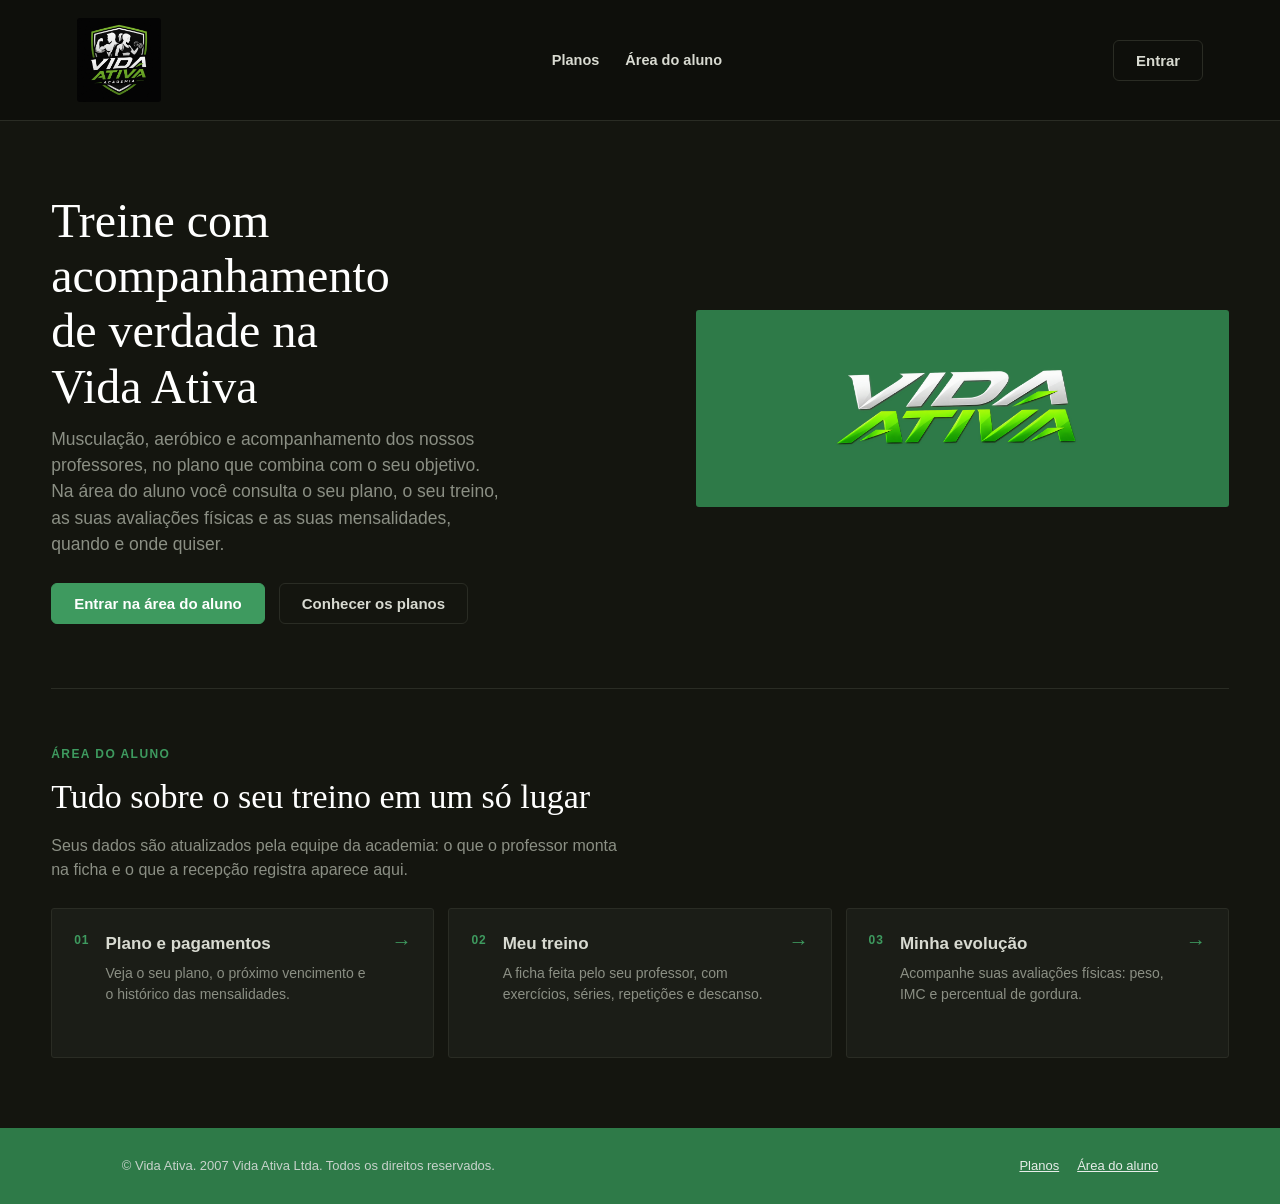
<file: site/index.html>
<!DOCTYPE html>
<html lang="pt-BR">
<head>
    <meta charset="UTF-8">
    <meta name="viewport" content="width=device-width, initial-scale=1.0">
    <meta http-equiv="refresh" content="0; url=pages/home.html">
    <title>Vida Ativa</title>
</head>
<body>
    <p>Redirecionando para a página inicial...</p>
    <script>window.location.replace('pages/home.html');</script>
</body>
</html>
</file>
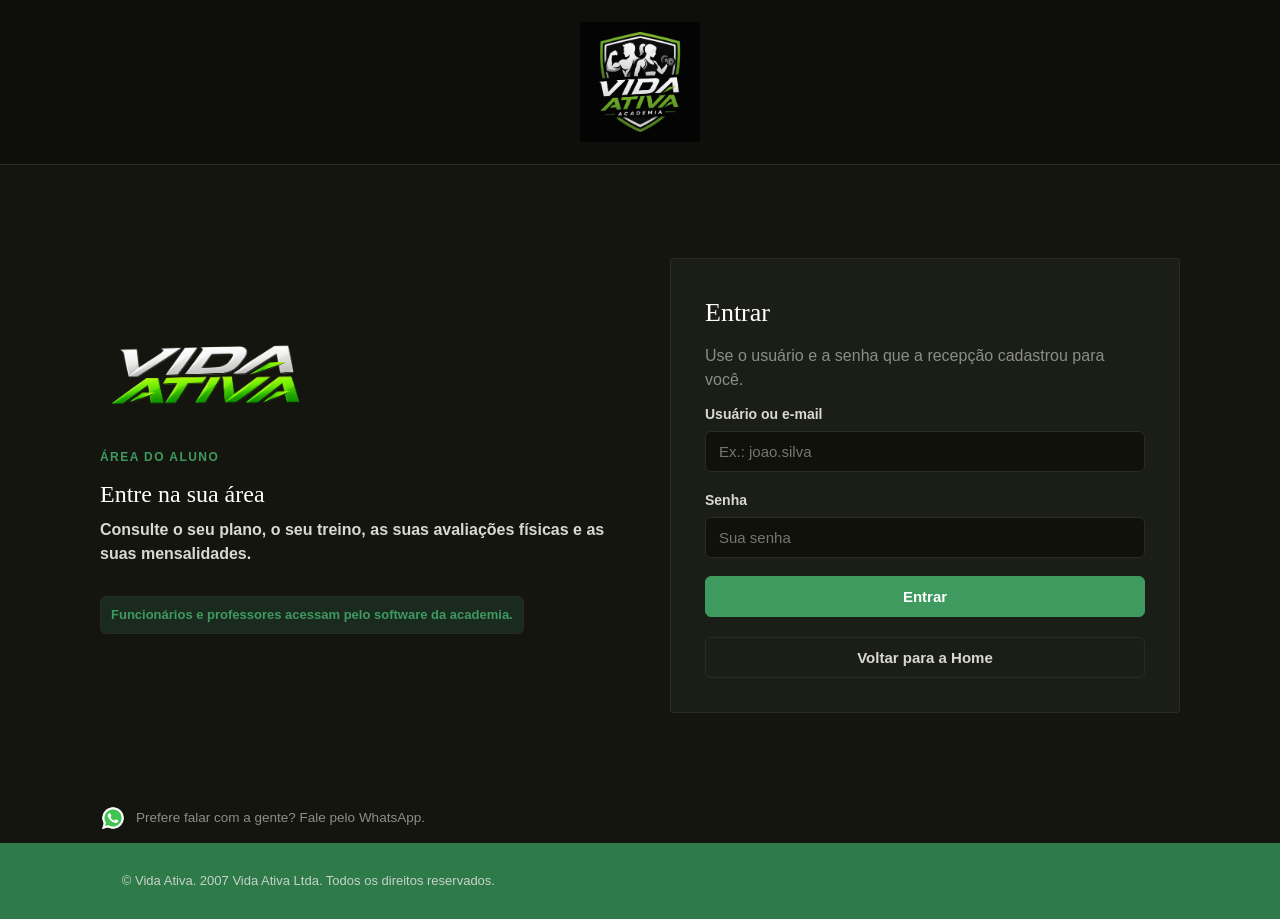
<file: site/pages/aluno.html>
<!DOCTYPE html>
<html lang="pt-BR">
<head>
    <meta charset="UTF-8">
    <meta name="viewport" content="width=device-width, initial-scale=1.0">
    <title>Vida Ativa - Área do Aluno</title>
    <link rel="stylesheet" href="../assets/css/base.css">
    <link rel="stylesheet" href="../assets/css/aluno.css">
    <script src="../assets/js/config.js"></script>
    <script src="../assets/js/api.js"></script>
</head>
<body class="pagina-aluno">
    <header class="topo-aluno">
        <div class="marca-aluno">
            <img src="../assets/img/logo.jpeg" alt="Vida Ativa">
            <span>Área do aluno</span>
        </div>
        <div class="topo-acoes">
            <span id="nomeTopo">Olá!</span>
            <button class="btn-sair-aluno" id="btnSair" type="button">Sair</button>
        </div>
    </header>

    <main class="conteudo-aluno">
        <div class="aviso-erro" id="avisoErro" role="alert" hidden></div>

        <section class="cabecalho-aluno">
            <div>
                <p class="eyebrow">MEU ESPAÇO</p>
                <h1>Olá, <span id="nomeAluno">…</span>!</h1>
                <p>Acompanhe seu plano, seu treino e suas mensalidades na Vida Ativa.</p>
            </div>
            <div class="status-aluno" id="statusAluno">
                <span></span>
                <b id="statusTexto">Carregando…</b>
            </div>
        </section>

        <section class="resumo-aluno">
            <article class="card plano-card">
                <div class="card-topo">
                    <div>
                        <span class="label-card">MEU PLANO</span>
                        <h2 id="nomePlano">…</h2>
                    </div>
                    <span class="icone-card">✓</span>
                </div>
                <div class="dias-restantes">
                    <strong id="diasRestantes">—</strong>
                    <span id="rotuloDias">dias até o vencimento</span>
                </div>
                <div class="barra"><div id="barraPlano"></div></div>
                <div class="datas-plano">
                    <span>Cliente desde: <strong id="dataInicio">—</strong></span>
                    <span>Vencimento: <strong id="dataFim">—</strong></span>
                </div>
            </article>

            <article class="card frequencia-card">
                <span class="label-card">AVALIAÇÃO FÍSICA</span>
                <div class="numero-frequencia">
                    <strong id="imcValor">—</strong>
                    <span>IMC</span>
                </div>
                <p id="avaliacaoResumo">Nenhuma avaliação registrada ainda.</p>
            </article>

            <article class="card proxima-card">
                <span class="label-card">REVISÃO DA FICHA</span>
                <div class="aula-data">
                    <strong id="revisaoDia">—</strong>
                    <span id="revisaoMes"></span>
                </div>
                <div>
                    <h3 id="revisaoTitulo">Sem ficha ativa</h3>
                    <p id="revisaoDetalhe">Fale com o seu professor.</p>
                </div>
            </article>
        </section>

        <section class="grid-principal">
            <article class="painel">
                <div class="painel-header">
                    <div>
                        <h2>Minhas avaliações</h2>
                        <p>Histórico das suas avaliações físicas.</p>
                    </div>
                </div>
                <div class="lista-aulas" id="listaAvaliacoes">
                    <p class="vazio-texto">Carregando…</p>
                </div>
            </article>

            <article class="painel pagamento-painel">
                <div class="painel-header">
                    <div>
                        <h2>Pagamento</h2>
                        <p>Situação da sua mensalidade.</p>
                    </div>
                    <span class="pago" id="chipPagamento">—</span>
                </div>
                <div class="pagamento-info">
                    <span>Próximo vencimento</span>
                    <strong id="pagVencimento">—</strong>
                </div>
                <div class="linha-info">
                    <span>Valor da mensalidade</span>
                    <strong id="pagValor">—</strong>
                </div>
                <div class="linha-info">
                    <span>Forma de pagamento</span>
                    <strong id="pagForma">—</strong>
                </div>
                <a class="btn-principal-aluno" href="pagamento.html">Ver pagamentos</a>
            </article>
        </section>

        <section class="grid-secundario">
            <article class="painel">
                <div class="painel-header">
                    <div>
                        <h2>Meu treino</h2>
                        <p id="treinoSubtitulo">Seu treino atual.</p>
                    </div>
                    <span class="treino-status" id="treinoStatus">—</span>
                </div>
                <div class="treino-lista" id="treinoLista">
                    <p class="vazio-texto">Carregando…</p>
                </div>
                <button class="btn-secundario-aluno" id="btnTreino" type="button" disabled>Ver treino completo</button>
            </article>

            <article class="painel dados-painel">
                <div class="painel-header">
                    <div>
                        <h2>Meus dados</h2>
                        <p>Informações do seu cadastro.</p>
                    </div>
                </div>
                <p class="dados-privados">Seus dados cadastrais ficam protegidos e só aparecem quando você solicitar a visualização.</p>
                <button class="btn-secundario-aluno" id="btnDados" type="button">Visualizar meus dados</button>
                <button class="btn-secundario-aluno" id="btnSenha" type="button">Alterar minha senha</button>
            </article>
        </section>
    </main>

    <div class="modal-backdrop" id="modalTreino" hidden>
        <section class="modal-aluno" role="dialog" aria-modal="true" aria-labelledby="tituloTreino">
            <button class="modal-fechar" type="button" data-fechar="modalTreino" aria-label="Fechar treino">&times;</button>
            <p class="eyebrow">FICHA COMPLETA</p>
            <h2 id="tituloTreino">Treino</h2>
            <p class="modal-intro" id="treinoIntro">Siga a ordem dos exercícios e respeite os intervalos para manter a qualidade do treino.</p>
            <div class="treino-completo" id="treinoCompleto"></div>
        </section>
    </div>

    <div class="modal-backdrop" id="modalDados" hidden>
        <section class="modal-aluno" role="dialog" aria-modal="true" aria-labelledby="tituloDados">
            <button class="modal-fechar" type="button" data-fechar="modalDados" aria-label="Fechar dados">&times;</button>
            <p class="eyebrow">CADASTRO</p>
            <h2 id="tituloDados">Meus dados</h2>
            <div class="dados-grid dados-grid-modal">
                <div><span>Nome</span><strong id="dadoNome">—</strong></div>
                <div><span>E-mail</span><strong id="dadoEmail">—</strong></div>
                <div><span>Telefone</span><strong id="dadoTelefone">—</strong></div>
                <div><span>Plano</span><strong id="dadoPlano">—</strong></div>
                <div><span>Tipo de cliente</span><strong id="dadoTipo">—</strong></div>
                <div><span>Cliente desde</span><strong id="dadoDesde">—</strong></div>
            </div>
            <p class="modal-intro">Para corrigir algum dado, fale com a recepção da academia.</p>
        </section>
    </div>

    <div class="modal-backdrop" id="modalSenha" hidden>
        <section class="modal-aluno" role="dialog" aria-modal="true" aria-labelledby="tituloSenha">
            <button class="modal-fechar" type="button" data-fechar="modalSenha" aria-label="Fechar">&times;</button>
            <p class="eyebrow">SEGURANÇA</p>
            <h2 id="tituloSenha">Alterar senha</h2>
            <form class="form-modal" id="formSenha" novalidate>
                <label>Senha atual<input type="password" id="senhaAtual" autocomplete="current-password" required></label>
                <label>Nova senha (mínimo 6 caracteres)<input type="password" id="novaSenha" autocomplete="new-password" minlength="6" required></label>
                <label>Repita a nova senha<input type="password" id="novaSenha2" autocomplete="new-password" required></label>
                <p class="mensagem-form" id="msgSenha" role="status"></p>
                <button class="btn-principal-aluno" type="submit" id="btnSalvarSenha">Salvar nova senha</button>
            </form>
        </section>
    </div>

    <footer class="rodape">
        <div class="rodape-linhas">
            <p>&copy; Vida Ativa. 2007 Vida Ativa Ltda. Todos os direitos reservados.</p>
        </div>
    </footer>

    <script src="../assets/js/aluno.js"></script>
</body>
</html>
</file>
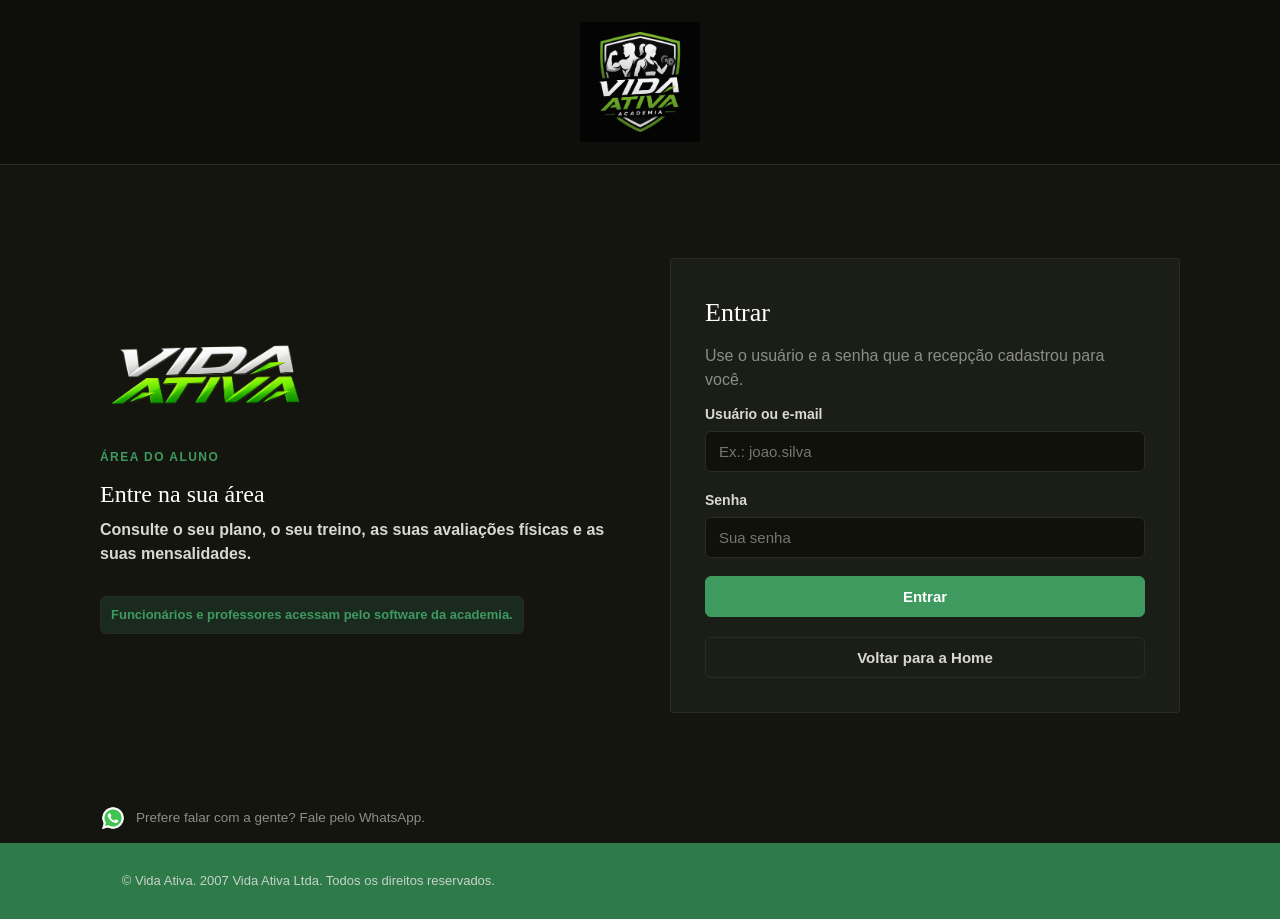
<file: site/pages/checkout-demo.html>
<!DOCTYPE html>
<html lang="pt-BR">
<head>
    <meta charset="UTF-8">
    <meta name="viewport" content="width=device-width, initial-scale=1.0">
    <title>Vida Ativa - Pagamento (demonstração)</title>
    <link rel="stylesheet" href="../assets/css/base.css">
    <link rel="stylesheet" href="../assets/css/aluno.css">
    <link rel="stylesheet" href="../assets/css/pagamento.css">
    <script src="../assets/js/config.js"></script>
    <script src="../assets/js/api.js"></script>
</head>
<body class="pagina-aluno pagina-pagamento">
    <header class="topo-aluno">
        <div class="marca-aluno">
            <img src="../assets/img/logo.jpeg" alt="Vida Ativa">
            <span>Pagamento seguro</span>
        </div>
    </header>

    <main class="conteudo-aluno demo-conteudo">
        <section class="painel demo-painel">
            <p class="aviso-demo">PÁGINA DE DEMONSTRAÇÃO. Esta página imita o pagamento com cartão. Nenhum dado de cartão é pedido e nenhum valor é cobrado.</p>
            <div class="aviso-erro" id="avisoErro" role="alert" hidden></div>
            <div class="painel-header"><div><h2>Pagamento com cartão</h2><p id="demoMes">—</p></div></div>
            <div class="valor-fatura"><span>Valor</span><strong id="demoValor">—</strong></div>
            <button type="button" class="btn-principal-aluno" id="btnAprovar">Aprovar pagamento</button>
            <button type="button" class="btn-secundario-aluno" id="btnRecusar">Recusar pagamento</button>
            <button type="button" class="btn-secundario-aluno" id="btnVoltar">Voltar sem pagar</button>
        </section>
    </main>
    <script src="../assets/js/checkout-demo.js"></script>
</body>
</html>
</file>
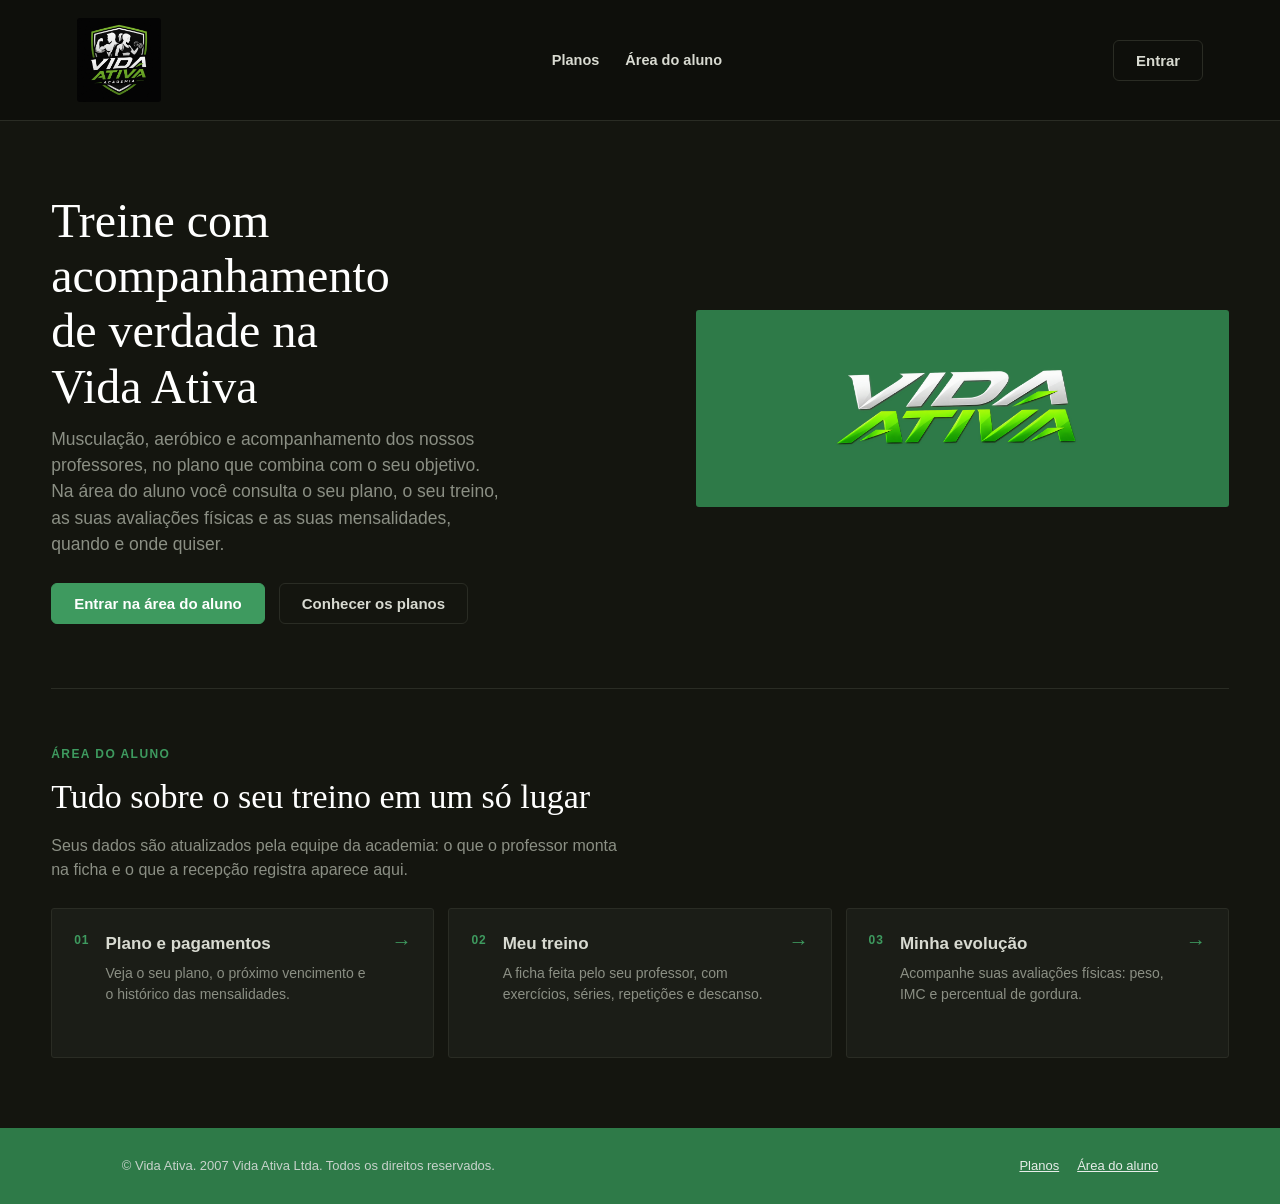
<file: site/pages/home.html>
<!DOCTYPE html>
<html lang="pt-BR">
<head>
    <meta charset="UTF-8">
    <meta name="viewport" content="width=device-width, initial-scale=1.0">
    <title>Vida Ativa — Academia</title>
    <link rel="stylesheet" href="../assets/css/base.css">
    <link rel="stylesheet" href="../assets/css/home.css">
</head>
<body>
    <header class="cabecalho">
        <div class="marca-nav">
            <img src="../assets/img/logo.jpeg" alt="Vida Ativa">
        </div>

        <nav>
            <ul class="nav-links">
                <li><a href="planos.html">Planos</a></li>
                <li><a href="login.html">Área do aluno</a></li>
            </ul>
        </nav>

        <a class="botao botao-secundario" href="login.html">Entrar</a>
    </header>

    <section class="hero">
        <div>
            <h1>Treine com acompanhamento de verdade na Vida Ativa</h1>
            <p class="introducao">
                Musculação, aeróbico e acompanhamento dos nossos professores, no plano que combina com
                o seu objetivo. Na área do aluno você consulta o seu plano, o seu treino, as suas avaliações
                físicas e as suas mensalidades, quando e onde quiser.
            </p>
            <div class="hero-acoes">
                <a class="botao botao-primario" href="login.html">Entrar na área do aluno</a>
                <a class="botao botao-secundario" href="planos.html">Conhecer os planos</a>
            </div>
        </div>

        <div class="hero-visual">
            <img src="../assets/img/logo-nome.png" alt="Vida Ativa">
        </div>
    </section>

    <section class="acessos-secao">
        <div class="acessos-cabecalho">
            <p class="eyebrow">ÁREA DO ALUNO</p>
            <h2>Tudo sobre o seu treino em um só lugar</h2>
            <p>Seus dados são atualizados pela equipe da academia: o que o professor monta na ficha e o que a recepção registra aparece aqui.</p>
        </div>

        <div class="acessos-grid">
            <a class="acesso-card" href="login.html">
                <span class="acesso-numero">01</span>
                <div>
                    <h3>Plano e pagamentos</h3>
                    <p>Veja o seu plano, o próximo vencimento e o histórico das mensalidades.</p>
                </div>
                <span class="acesso-seta">→</span>
            </a>
            <a class="acesso-card" href="login.html">
                <span class="acesso-numero">02</span>
                <div>
                    <h3>Meu treino</h3>
                    <p>A ficha feita pelo seu professor, com exercícios, séries, repetições e descanso.</p>
                </div>
                <span class="acesso-seta">→</span>
            </a>
            <a class="acesso-card" href="login.html">
                <span class="acesso-numero">03</span>
                <div>
                    <h3>Minha evolução</h3>
                    <p>Acompanhe suas avaliações físicas: peso, IMC e percentual de gordura.</p>
                </div>
                <span class="acesso-seta">→</span>
            </a>
        </div>
    </section>

    <footer class="rodape">
        <div class="rodape-linhas">
            <p>&copy; Vida Ativa. 2007 Vida Ativa Ltda. Todos os direitos reservados.</p>
            <div class="rodape-links">
                <a href="planos.html">Planos</a>
                <a href="login.html">Área do aluno</a>
            </div>
        </div>
    </footer>
</body>
</html>
</file>
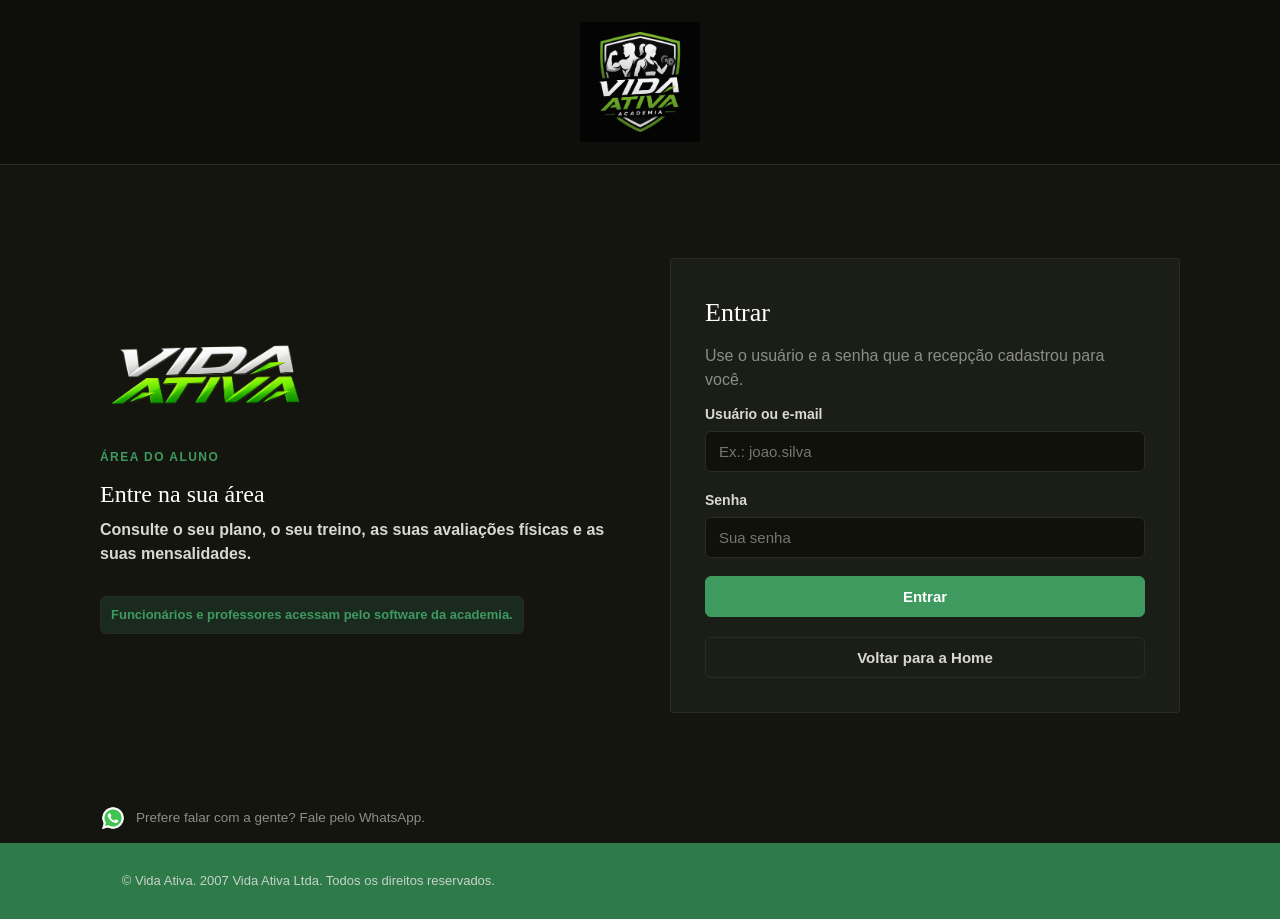
<file: site/pages/login.html>
<!DOCTYPE html>
<html lang="pt-BR">
<head>
    <meta charset="UTF-8">
    <meta name="viewport" content="width=device-width, initial-scale=1.0">
    <title>Vida Ativa — Entrar</title>
    <link rel="stylesheet" href="../assets/css/base.css">
    <link rel="stylesheet" href="../assets/css/login.css">
    <script src="../assets/js/config.js"></script>
    <script src="../assets/js/api.js"></script>
</head>
<body>
    <header class="cabecalho">
        <a class="logo-login" href="home.html" aria-label="Voltar para a Home">
            <img src="../assets/img/logo.jpeg" alt="Vida Ativa">
        </a>
    </header>

    <main class="conteudo-login">
        <div class="apresentacao">
            <img src="../assets/img/logo-nome.png" alt="Vida Ativa">
            <span class="eyebrow-login">ÁREA DO ALUNO</span>
            <h2>Entre na sua área</h2>
            <p>Consulte o seu plano, o seu treino, as suas avaliações físicas e as suas mensalidades.</p>
            <div class="perfil-escolhido">Funcionários e professores acessam pelo software da academia.</div>
        </div>

        <div class="painel-login">
            <h1>Entrar</h1>
            <p class="subtitulo-login">Use o usuário e a senha que a recepção cadastrou para você.</p>

            <p class="aviso-login" id="avisoLogin" role="alert" hidden></p>

            <form id="formLogin" novalidate>
                <div class="campo">
                    <label for="usuario">Usuário ou e-mail</label>
                    <input type="text" id="usuario" name="usuario" autocomplete="username" required placeholder="Ex.: joao.silva">
                </div>

                <div class="campo">
                    <label for="senha">Senha</label>
                    <input type="password" id="senha" name="senha" autocomplete="current-password" required placeholder="Sua senha">
                </div>

                <button type="submit" class="botao botao-primario" id="btnEntrar">Entrar</button>
                <a class="botao botao-secundario voltar-home" href="home.html">Voltar para a Home</a>
            </form>
        </div>
    </main>

    <div class="contato-rapido">
        <img src="../assets/img/icone-whatsapp.png" alt="WhatsApp">
        <span>Prefere falar com a gente? Fale pelo WhatsApp.</span>
    </div>

    <footer class="rodape">
        <div class="rodape-linhas">
            <p>&copy; Vida Ativa. 2007 Vida Ativa Ltda. Todos os direitos reservados.</p>
        </div>
    </footer>
    <script src="../assets/js/login.js"></script>
</body>
</html>
</file>
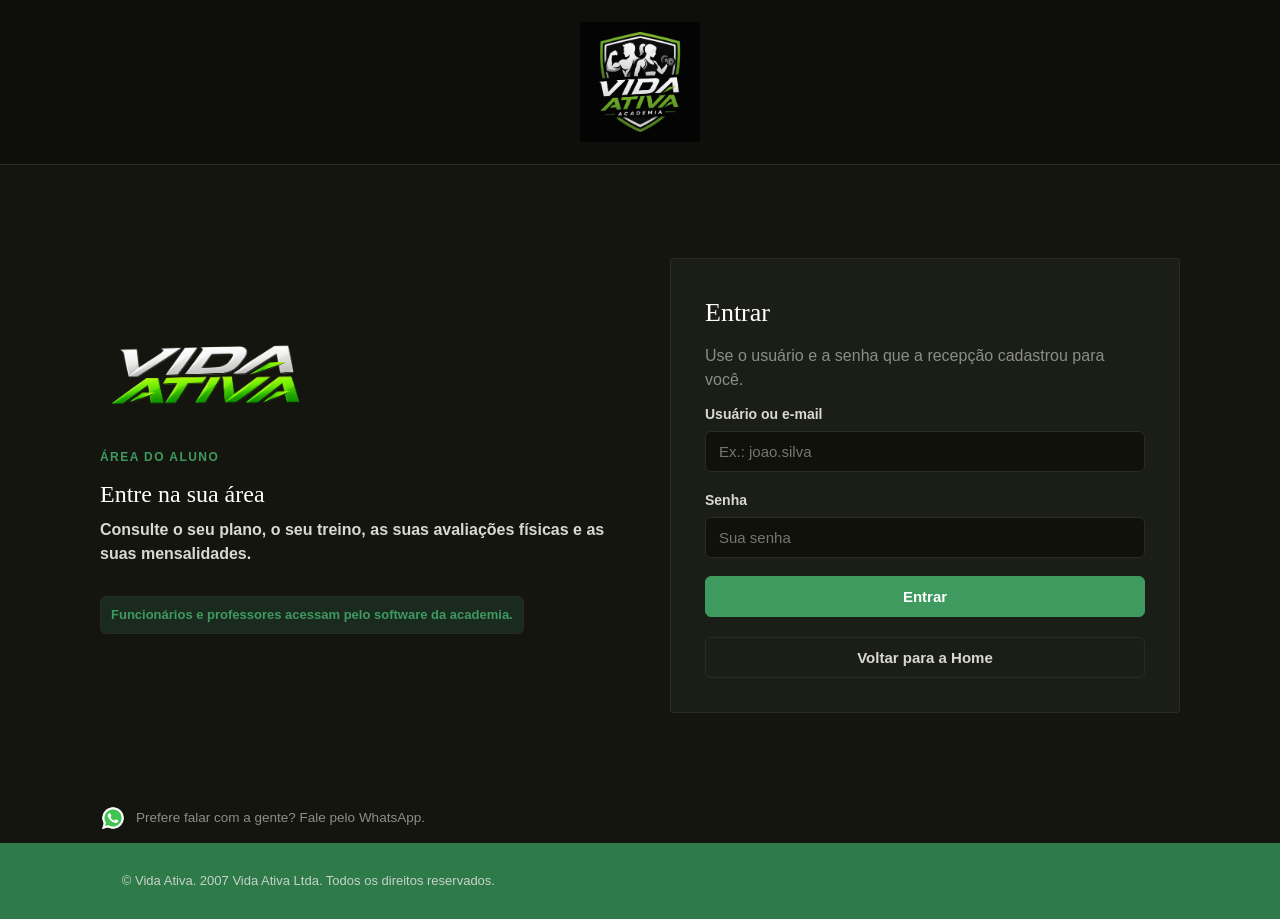
<file: site/pages/pagamento.html>
<!DOCTYPE html>
<html lang="pt-BR">
<head>
    <meta charset="UTF-8">
    <meta name="viewport" content="width=device-width, initial-scale=1.0">
    <title>Vida Ativa - Pagamentos</title>
    <link rel="stylesheet" href="../assets/css/base.css">
    <link rel="stylesheet" href="../assets/css/aluno.css">
    <link rel="stylesheet" href="../assets/css/pagamento.css">
    <script src="../assets/js/config.js"></script>
    <script src="../assets/js/api.js"></script>
</head>
<body class="pagina-aluno pagina-pagamento">
    <header class="topo-aluno">
        <div class="marca-aluno">
            <a href="aluno.html"><img src="../assets/img/logo.jpeg" alt="Vida Ativa"></a>
            <span>Pagamentos</span>
        </div>
        <div class="topo-acoes">
            <span id="nomeTopo">Olá!</span>
            <a class="btn-sair-aluno" href="aluno.html">Voltar</a>
        </div>
    </header>

    <main class="conteudo-aluno pagamento-conteudo">
        <div class="aviso-erro" id="avisoErro" role="alert" hidden></div>

        <section class="cabecalho-aluno">
            <div>
                <p class="eyebrow">FINANCEIRO</p>
                <h1>Suas mensalidades</h1>
                <p>Consulte o histórico e a situação de cada mensalidade.</p>
            </div>
            <span class="status-aluno" id="statusAluno"><span></span><b id="statusTexto">Carregando…</b></span>
        </section>

        <section class="pagamento-layout">
            <article class="painel faturas-painel">
                <div class="painel-header">
                    <div><h2>Faturas</h2><p>Da mais recente para a mais antiga.</p></div>
                </div>
                <div class="faturas-lista" id="listaFaturas">
                    <p class="vazio-texto">Carregando…</p>
                </div>
            </article>

            <article class="painel checkout-painel" id="painelCheckout">
                <!-- Estado 1: resumo (ou instrução de pagar na recepção, se o pagamento online estiver desligado) -->
                <div id="vResumo">
                    <div class="painel-header"><div><h2 id="resumoTitulo">Como pagar</h2><p id="resumoSub">O pagamento é feito na recepção da academia.</p></div></div>
                    <div class="valor-fatura"><span>Mensalidade</span><strong id="valorMensalidade">—</strong></div>
                    <div class="linha-info"><span>Próximo vencimento</span><strong id="proximoVencimento">—</strong></div>
                    <div class="linha-info"><span>Forma de pagamento cadastrada</span><strong id="formaCadastrada">—</strong></div>
                    <p class="instrucoes-pagamento" id="instrucoes">
                        Pague na recepção (Pix, cartão, boleto ou dinheiro). Assim que o funcionário registrar o recebimento,
                        a fatura passa para <strong>Paga</strong> aqui automaticamente. Para mudar a forma de pagamento, fale com a recepção.
                    </p>
                </div>

                <!-- Aviso de demonstração (aparece em todos os estados quando o servidor está em modo demonstração) -->
                <p class="aviso-demo" id="avisoDemo" hidden>MODO DEMONSTRAÇÃO: nenhum valor é cobrado de verdade.</p>

                <!-- Estado 2: escolher Pix ou cartão -->
                <div id="vEscolha" hidden>
                    <div class="painel-header"><div><h2>Pagar online</h2><p id="escolhaMes">—</p></div></div>
                    <div class="valor-fatura"><span>Valor</span><strong id="escolhaValor">—</strong></div>
                    <div class="metodos">
                        <button type="button" class="metodo-opcao" id="btnPix">
                            <b>Pix</b><span>Aprovação na hora. Pague no aplicativo do seu banco.</span>
                        </button>
                        <button type="button" class="metodo-opcao" id="btnCartao">
                            <b>Cartão de crédito ou débito</b><span>Você vai para a página segura do pagamento.</span>
                        </button>
                    </div>
                    <p class="nota-seguranca">Seus dados de cartão são digitados somente na página do processador de pagamentos. A Vida Ativa nunca vê nem guarda o número do seu cartão.</p>
                    <button type="button" class="btn-secundario-aluno" id="btnEscolhaVoltar">Voltar</button>
                </div>

                <!-- Estado 3: Pix gerado -->
                <div id="vPix" hidden>
                    <div class="painel-header"><div><h2>Pague com Pix</h2><p id="pixMes">—</p></div></div>
                    <div class="valor-fatura"><span>Valor</span><strong id="pixValor">—</strong></div>
                    <div class="qr-area">
                        <img id="pixQr" alt="QR Code do Pix" width="190" height="190" hidden>
                        <div id="pixQrVazio" class="qr-vazio" hidden>QR Code<br><small>(não disponível em demonstração)</small></div>
                    </div>
                    <p class="passo-pix">Abra o aplicativo do seu banco, escolha <b>Pix &gt; Pix Copia e Cola</b> e cole o código abaixo.</p>
                    <div class="copia-cola">
                        <input type="text" id="pixCodigo" readonly aria-label="Código Pix copia e cola">
                        <button type="button" class="btn-copiar" id="btnCopiar">Copiar</button>
                    </div>
                    <div class="espera" role="status"><i class="pulso"></i><span id="pixEspera">Aguardando o pagamento…</span></div>
                    <button type="button" class="btn-secundario-aluno" id="btnSimularPix" hidden>Simular pagamento aprovado (demonstração)</button>
                    <button type="button" class="btn-secundario-aluno" id="btnPixVoltar">Voltar às faturas</button>
                </div>

                <!-- Estado 4: cartão (página do gateway) -->
                <div id="vCartao" hidden>
                    <div class="painel-header"><div><h2>Pague com cartão</h2><p id="cartaoMes">—</p></div></div>
                    <div class="valor-fatura"><span>Valor</span><strong id="cartaoValor">—</strong></div>
                    <p class="passo-pix">Você será levado à página segura do pagamento. Depois de pagar, volte para esta página: a fatura será atualizada automaticamente.</p>
                    <a class="btn-principal-aluno" id="btnIrCartao" href="#" rel="noopener">Ir para o pagamento seguro</a>
                    <div class="espera" role="status"><i class="pulso"></i><span id="cartaoEspera">Aguardando o pagamento…</span></div>
                    <button type="button" class="btn-secundario-aluno" id="btnCartaoVoltar">Voltar às faturas</button>
                </div>

                <!-- Estado 5: resultado -->
                <div id="vResultado" hidden>
                    <div class="resultado" id="resultadoBox">
                        <div class="resultado-icone" id="resultadoIcone" aria-hidden="true">✓</div>
                        <h2 id="resultadoTitulo">Pagamento confirmado!</h2>
                        <p id="resultadoTexto"></p>
                    </div>
                    <button type="button" class="btn-principal-aluno" id="btnResultadoOk">Voltar às faturas</button>
                    <button type="button" class="btn-secundario-aluno" id="btnResultadoTentar" hidden>Tentar de novo</button>
                </div>
            </article>
        </section>
    </main>

    <script src="../assets/js/pagamento.js"></script>
</body>
</html>
</file>
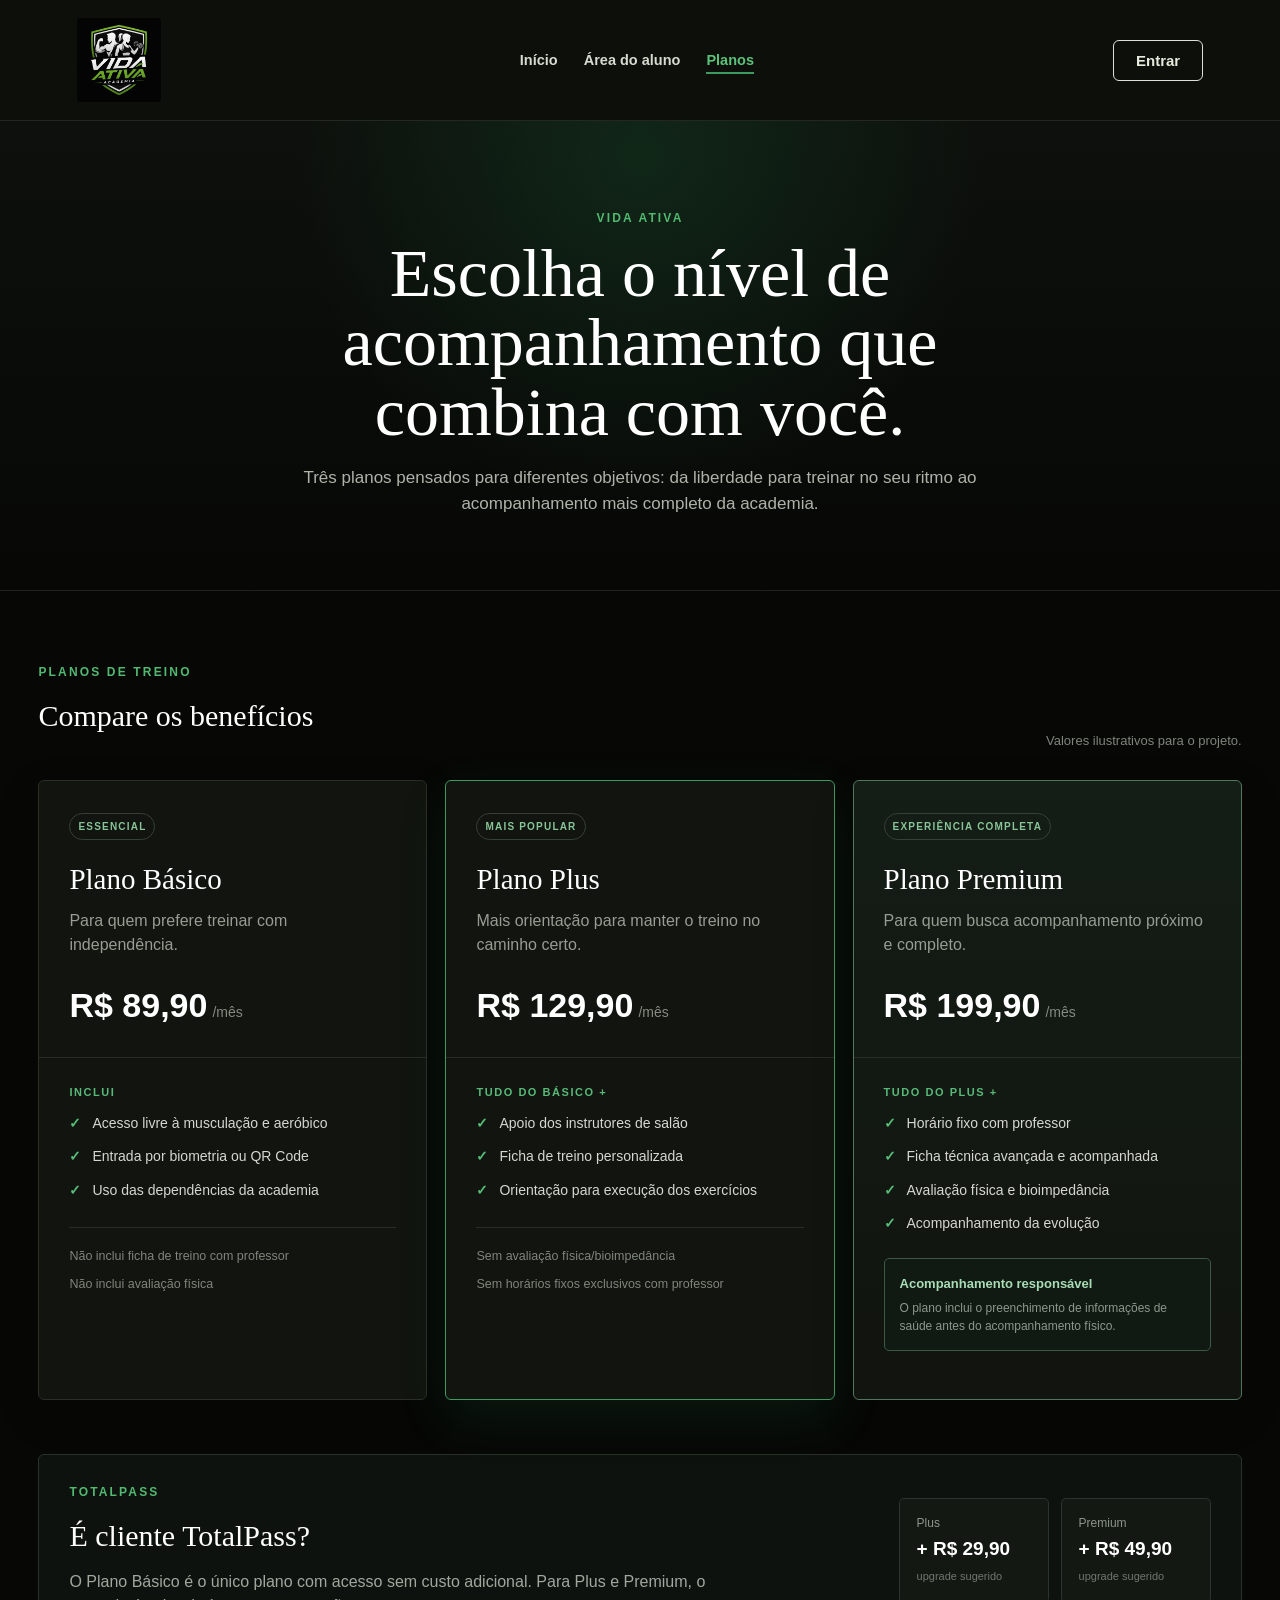
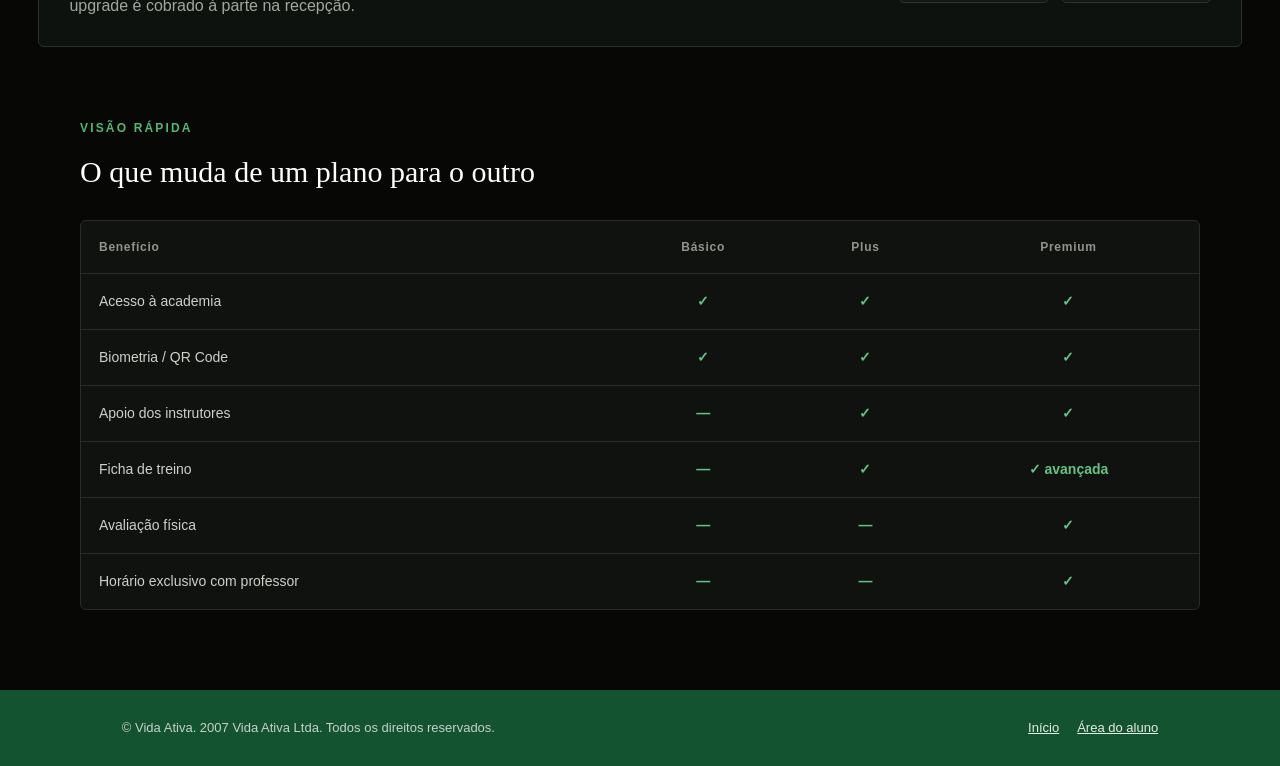
<file: site/pages/planos.html>
<!DOCTYPE html>
<html lang="pt-BR">
<head>
    <meta charset="UTF-8">
    <meta name="viewport" content="width=device-width, initial-scale=1.0">
    <title>Vida Ativa — Planos</title>
    <link rel="stylesheet" href="../assets/css/base.css">
    <link rel="stylesheet" href="../assets/css/planos.css">
    <script src="../assets/js/config.js"></script>
    <script src="../assets/js/api.js"></script>
</head>
<body class="pagina-planos">
<header class="cabecalho-planos">
    <div class="marca-nav">
        <a href="home.html" aria-label="Voltar para a página inicial">
            <img src="../assets/img/logo.jpeg" alt="Vida Ativa">
        </a>
    </div>
    <nav>
        <ul class="nav-links">
            <li><a href="home.html">Início</a></li>
            <li><a href="login.html">Área do aluno</a></li>
            <li><a class="ativo" href="planos.html">Planos</a></li>
        </ul>
    </nav>
    <a class="botao botao-secundario" href="login.html">Entrar</a>
</header>

<main>
    <section class="hero-planos">
        <div class="hero-inner">
            <p class="eyebrow">VIDA ATIVA</p>
            <h1>Escolha o nível de acompanhamento que combina com você.</h1>
            <p class="hero-text">Três planos pensados para diferentes objetivos: da liberdade para treinar no seu ritmo ao acompanhamento mais completo da academia.</p>
        </div>
    </section>

    <section class="planos-secao">
        <div class="planos-header">
            <div>
                <p class="eyebrow">PLANOS DE TREINO</p>
                <h2>Compare os benefícios</h2>
            </div>
            <p class="nota-preco">Valores ilustrativos para o projeto.</p>
        </div>

        <div class="planos-comparacao">
            <article class="plano plano-basico">
                <div class="plano-topo">
                    <span class="plano-nivel">ESSENCIAL</span>
                    <h3>Plano Básico</h3>
                    <p>Para quem prefere treinar com independência.</p>
                    <div class="preco"><strong data-plano-preco="Básico">R$ 89,90</strong><span>/mês</span></div>
                </div>
                <div class="plano-corpo">
                    <p class="inclui">INCLUI</p>
                    <ul>
                        <li>Acesso livre à musculação e aeróbico</li>
                        <li>Entrada por biometria ou QR Code</li>
                        <li>Uso das dependências da academia</li>
                    </ul>
                    <div class="limites">
                        <span>Não inclui ficha de treino com professor</span>
                        <span>Não inclui avaliação física</span>
                    </div>
                </div>
            </article>

            <article class="plano plano-plus">
                <div class="plano-topo">
                    <span class="plano-nivel">MAIS POPULAR</span>
                    <h3>Plano Plus</h3>
                    <p>Mais orientação para manter o treino no caminho certo.</p>
                    <div class="preco"><strong data-plano-preco="Plus">R$ 129,90</strong><span>/mês</span></div>
                </div>
                <div class="plano-corpo">
                    <p class="inclui">TUDO DO BÁSICO +</p>
                    <ul>
                        <li>Apoio dos instrutores de salão</li>
                        <li>Ficha de treino personalizada</li>
                        <li>Orientação para execução dos exercícios</li>
                    </ul>
                    <div class="limites">
                        <span>Sem avaliação física/bioimpedância</span>
                        <span>Sem horários fixos exclusivos com professor</span>
                    </div>
                </div>
            </article>

            <article class="plano plano-premium">
                <div class="plano-topo">
                    <span class="plano-nivel">EXPERIÊNCIA COMPLETA</span>
                    <h3>Plano Premium</h3>
                    <p>Para quem busca acompanhamento próximo e completo.</p>
                    <div class="preco"><strong data-plano-preco="Premium">R$ 199,90</strong><span>/mês</span></div>
                </div>
                <div class="plano-corpo">
                    <p class="inclui">TUDO DO PLUS +</p>
                    <ul>
                        <li>Horário fixo com professor</li>
                        <li>Ficha técnica avançada e acompanhada</li>
                        <li>Avaliação física e bioimpedância</li>
                        <li>Acompanhamento da evolução</li>
                    </ul>
                    <div class="destaque-saude">
                        <strong>Acompanhamento responsável</strong>
                        <span>O plano inclui o preenchimento de informações de saúde antes do acompanhamento físico.</span>
                    </div>
                </div>
            </article>
        </div>
    </section>

    <section class="totalpass">
        <div class="totalpass-copy">
            <p class="eyebrow">TOTALPASS</p>
            <h2>É cliente TotalPass?</h2>
            <p>O Plano Básico é o único plano com acesso sem custo adicional. Para Plus e Premium, o upgrade é cobrado à parte na recepção.</p>
        </div>
        <div class="totalpass-valores">
            <div><span>Plus</span><strong>+ R$ 29,90</strong><small>upgrade sugerido</small></div>
            <div><span>Premium</span><strong>+ R$ 49,90</strong><small>upgrade sugerido</small></div>
        </div>
    </section>

    <section class="comparativo">
        <div class="secao-titulo">
            <p class="eyebrow">VISÃO RÁPIDA</p>
            <h2>O que muda de um plano para o outro</h2>
        </div>
        <div class="tabela-wrapper">
            <table>
                <thead>
                    <tr><th>Benefício</th><th>Básico</th><th>Plus</th><th>Premium</th></tr>
                </thead>
                <tbody>
                    <tr><td>Acesso à academia</td><td>✓</td><td>✓</td><td>✓</td></tr>
                    <tr><td>Biometria / QR Code</td><td>✓</td><td>✓</td><td>✓</td></tr>
                    <tr><td>Apoio dos instrutores</td><td>—</td><td>✓</td><td>✓</td></tr>
                    <tr><td>Ficha de treino</td><td>—</td><td>✓</td><td>✓ avançada</td></tr>
                    <tr><td>Avaliação física</td><td>—</td><td>—</td><td>✓</td></tr>
                    <tr><td>Horário exclusivo com professor</td><td>—</td><td>—</td><td>✓</td></tr>
                </tbody>
            </table>
        </div>
    </section>
</main>

<footer class="rodape">
    <div class="rodape-linhas">
        <p>&copy; Vida Ativa. 2007 Vida Ativa Ltda. Todos os direitos reservados.</p>
        <div class="rodape-links">
            <a href="home.html">Início</a>
            <a href="login.html">Área do aluno</a>
        </div>
    </div>
</footer>
    <script src="../assets/js/planos.js"></script>
</body>
</html>
</file>
<file: site/assets/css/base.css>
/* =========================================================
   base.css — Estilo comum do site Vida Ativa
   Variáveis de cor (:root), tipografia, cabeçalho, botões e
   rodapé reaproveitados por TODAS as páginas. Cada página
   importa este arquivo e acrescenta só o que é específico dela
   (home.css, login.css, planos.css, aluno.css, pagamento.css).
   Para mudar a identidade visual (cores, fontes), comece aqui.
   ========================================================= */

:root {
    /* Paleta clara — usada nas páginas públicas (Home, Login) */
    --fundo: #F2F3EF;
    --superficie: #FFFFFF;
    --linha: #DEE1D9;
    --texto: #e5ecdd;
    --texto-suave: #5B6058;

    /* Verde da marca — mais fechado que um verde neon, para
       funcionar como texto e não só como destaque decorativo */
    --marca: #1E7A44;
    --marca-escura: #14532F;
    --marca-clara: #E7F1E9;

    /* Tipografia: serifada para títulos (voz editorial da marca),
       sem serifa para interface (botões, formulários, tabelas) */
    --fonte-titulo: Georgia, 'Times New Roman', Times, serif;
    --fonte-interface: -apple-system, BlinkMacSystemFont, 'Segoe UI', Roboto, Arial, sans-serif;

    --raio-controle: 6px;
    --raio-painel: 3px;
}

* {
    box-sizing: border-box;
}

body {
    margin: 0;
    background: var(--fundo);
    color: var(--texto);
    font-family: var(--fonte-interface);
    line-height: 1.5;
    -webkit-font-smoothing: antialiased;
}

h1, h2, h3 {
    font-family: var(--fonte-titulo);
    font-weight: normal;
    color: var(--texto);
    margin: 0 0 12px;
}

p {
    margin: 0 0 12px;
    color: var(--texto-suave);
}

a {
    color: var(--marca);
}

img {
    max-width: 100%;
    display: block;
}

/* ===== Botões ===== */
.botao {
    display: inline-flex;
    align-items: center;
    justify-content: center;
    gap: 8px;
    font-family: var(--fonte-interface);
    font-size: 15px;
    font-weight: 600;
    padding: 12px 22px;
    border-radius: var(--raio-controle);
    border: 1px solid transparent;
    cursor: pointer;
    text-decoration: none;
    line-height: 1;
}

.botao-primario {
    background: var(--marca);
    color: #fff;
    border-color: var(--marca);
}

.botao-primario:hover {
    background: var(--marca-escura);
    border-color: var(--marca-escura);
}

.botao-secundario {
    background: transparent;
    color: var(--texto);
    border-color: var(--linha);
}

.botao-secundario:hover {
    border-color: var(--texto-suave);
}

/* ===== Formulários ===== */
.campo {
    display: flex;
    flex-direction: column;
    gap: 6px;
}

.campo label {
    font-size: 14px;
    font-weight: 600;
    color: var(--texto);
}

.campo input,
.campo select,
.campo textarea {
    font-family: var(--fonte-interface);
    font-size: 15px;
    color: var(--texto);
    background: var(--superficie);
    border: 1px solid var(--linha);
    border-radius: var(--raio-controle);
    padding: 11px 13px;
    outline: none;
}

.campo input:focus,
.campo select:focus,
.campo textarea:focus {
    border-color: var(--marca);
}

/* ===== Rodapé ===== */
.rodape {
    background: var(--marca-escura);
    color: #E7EDE9;
    padding: 28px 6%;
    font-size: 13px;
}

.rodape-linhas {
    width: min(1180px, 92%);
    margin: 0 auto;
    display: flex;
    justify-content: space-between;
    flex-wrap: wrap;
    gap: 14px;
}

.rodape a {
    color: #E7EDE9;
}

.rodape-links {
    display: flex;
    gap: 18px;
    flex-wrap: wrap;
}

.rodape p {
    margin: 0;
    color: #C7D2CB;
}
</file>
<file: site/assets/css/aluno.css>
@import url('base.css');

/* aluno.css — Área do aluno (pages/aluno.html). Também é usado por pagamento.html,
   que reaproveita o cabeçalho e os cartões desta área. */

:root {
    --painel-fundo: #14150F;
    --painel-superficie: #1B1D17;
    --painel-linha: #2A2C24;
    --painel-texto: #D8DAD1;
    --painel-texto-suave: #8B8F84;
    --painel-marca: #3E9A5F;
    --painel-marca-escura: #2E7A48;
}

body.pagina-aluno {
    background: var(--painel-fundo);
    color: var(--painel-texto);
    font-family: var(--fonte-interface);
}

/* =========================
   TOPO
========================= */

.topo-aluno {
    display: flex;
    justify-content: space-between;
    align-items: center;

    padding: 16px 6%;

    background: #0E0F0B;

    border-bottom:
        1px solid var(--painel-linha);
}

.marca-aluno {
    display: flex;
    align-items: center;
    gap: 18px;
}

.marca-aluno img {
    width: 88px;
    border-radius: var(--raio-painel);
}

.marca-aluno span {
    color: var(--painel-texto-suave);
    font-size: 14px;

    border-left:
        1px solid var(--painel-linha);

    padding-left: 18px;
}

.topo-acoes {
    display: flex;
    align-items: center;
    gap: 18px;

    color: var(--painel-texto-suave);
}

.btn-sair-aluno {
    background: transparent;

    border:
        1px solid var(--painel-linha);

    color: var(--painel-texto);

    border-radius:
        var(--raio-controle);

    padding: 9px 16px;

    cursor: pointer;
}

.btn-sair-aluno:hover {
    border-color: var(--painel-marca);
    color: var(--painel-marca);
}

/* =========================
   CONTEÚDO
========================= */

.conteudo-aluno {
    width: min(1180px, 92%);

    margin:
        40px auto 60px;
}

.cabecalho-aluno {
    display: flex;
    justify-content: space-between;
    align-items: end;

    gap: 20px;

    margin-bottom: 30px;
}

.eyebrow,
.label-card {
    color: var(--painel-marca);

    font-size: 12px;
    font-weight: 700;

    letter-spacing: .08em;
}

.eyebrow {
    margin-bottom: 7px;
}

.cabecalho-aluno h1 {
    color: #fff;

    font-size:
        clamp(28px, 3.2vw, 36px);

    margin-bottom: 5px;
}

.cabecalho-aluno p {
    color: var(--painel-texto-suave);
    margin: 0;
}

.status-aluno {
    display: inline-flex;
    align-items: center;
    gap: 7px;

    border:
        1px solid var(--painel-linha);

    padding: 9px 13px;

    border-radius:
        var(--raio-controle);
}

.status-aluno span {
    width: 7px;
    height: 7px;

    border-radius: 50%;

    background: var(--painel-marca);
}

/* =========================
   RESUMO
========================= */

.resumo-aluno {
    display: grid;

    grid-template-columns:
        1.5fr 1fr 1fr;

    gap: 18px;

    margin-bottom: 24px;
}

.card,
.painel {
    background: var(--painel-superficie);

    border:
        1px solid var(--painel-linha);

    border-radius:
        var(--raio-painel);
}

.card {
    padding: 23px;
}

.card-topo {
    display: flex;
    justify-content: space-between;
    align-items: start;
}

.card h2 {
    color: #fff;
    font-size: 22px;

    margin: 5px 0 0;
}

.icone-card {
    width: 32px;
    height: 32px;

    display: grid;
    place-items: center;

    border:
        1px solid var(--painel-linha);

    color: var(--painel-marca);

    border-radius: 50%;
}

.dias-restantes {
    margin: 22px 0 14px;

    display: flex;
    align-items: baseline;
    gap: 9px;
}

.dias-restantes strong {
    font-family: var(--fonte-titulo);

    font-size: 45px;
    font-weight: normal;

    color: #fff;
}

.dias-restantes span {
    color: var(--painel-texto-suave);
}

.barra,
.mini-barra {
    height: 6px;

    background: #101109;

    border-radius: 10px;

    overflow: hidden;
}

.barra div {
    height: 100%;
    width: 50%;

    background: var(--painel-marca);

    border-radius: 10px;

    transition: width .4s ease;
}

.datas-plano {
    display: flex;
    justify-content: space-between;

    gap: 15px;

    margin-top: 10px;

    font-size: 12px;

    color: var(--painel-texto-suave);
}

.datas-plano strong {
    color: var(--painel-texto);
}

/* =========================
   FREQUÊNCIA
========================= */

.numero-frequencia {
    margin: 22px 0 6px;

    display: flex;
    align-items: baseline;

    gap: 8px;
}

.numero-frequencia strong {
    color: #fff;

    font-family: var(--fonte-titulo);

    font-size: 42px;
    font-weight: normal;
}

.numero-frequencia span {
    color: var(--painel-texto-suave);
}

.frequencia-card p {
    color: var(--painel-texto-suave);

    font-size: 13px;

    margin-bottom: 16px;
}

.frequencia-card p strong {
    color: var(--painel-texto);
}

/* =========================
   PRÓXIMA AULA
========================= */

.aula-data {
    display: flex;
    align-items: center;

    gap: 8px;

    margin: 20px 0 10px;
}

.aula-data strong {
    font-family: var(--fonte-titulo);

    font-size: 42px;
    font-weight: normal;

    color: #fff;
}

.aula-data span {
    font-size: 12px;

    color: var(--painel-marca);

    font-weight: 700;
}

.proxima-card h3 {
    color: #fff;

    margin: 0 0 2px;

    font-size: 16px;
}

.proxima-card p {
    font-size: 13px;
    margin: 0;
}

/* =========================
   PAINÉIS
========================= */

.grid-principal,
.grid-secundario {
    display: grid;

    grid-template-columns:
        1.55fr 1fr;

    gap: 18px;

    margin-bottom: 18px;
}

.painel {
    padding: 23px;
}

.painel-header {
    display: flex;
    justify-content: space-between;
    align-items: start;

    gap: 15px;

    padding-bottom: 18px;

    border-bottom:
        1px solid var(--painel-linha);
}

.painel-header h2 {
    color: #fff;

    font-family: var(--fonte-titulo);

    font-size: 21px;

    margin: 0 0 3px;
}

.painel-header p {
    color: var(--painel-texto-suave);

    font-size: 13px;

    margin: 0;
}

/* =========================
   AULAS
========================= */

.lista-aulas {
    margin-top: 3px;
}

.aula {
    display: grid;

    grid-template-columns:
        55px 1fr auto;

    align-items: center;

    gap: 15px;

    padding: 15px 0;

    border-bottom:
        1px solid var(--painel-linha);
}

.aula:last-child {
    border-bottom: none;
}

.dia-aula {
    text-align: center;

    border-right:
        1px solid var(--painel-linha);

    padding-right: 14px;
}

.dia-aula strong {
    display: block;

    color: #fff;

    font-family: var(--fonte-titulo);

    font-size: 25px;
    font-weight: normal;
}

.dia-aula span {
    font-size: 10px;

    color: var(--painel-marca);

    font-weight: 700;
}

.info-aula strong {
    display: block;

    color: #fff;

    font-size: 14px;
}

.info-aula span {
    color: var(--painel-texto-suave);

    font-size: 12px;
}

.confirmada,
.pago,
.treino-status {
    display: inline-flex;
    align-items: center;

    gap: 7px;

    font-size: 13px;
}

.confirmada::before,
.pago::before,
.treino-status::before {
    content: "";

    width: 6px;
    height: 6px;

    border-radius: 50%;

    background: var(--painel-marca);
}

/* =========================
   PAGAMENTO
========================= */

.pagamento-info {
    padding: 21px 0 16px;
}

.pagamento-info span,
.linha-info span {
    display: block;

    color: var(--painel-texto-suave);

    font-size: 12px;

    margin-bottom: 3px;
}

.pagamento-info strong {
    color: #fff;

    font-family: var(--fonte-titulo);

    font-size: 28px;

    font-weight: normal;
}

.linha-info {
    display: flex;
    justify-content: space-between;

    gap: 15px;

    padding: 11px 0;

    border-top:
        1px solid var(--painel-linha);
}

.linha-info strong {
    color: var(--painel-texto);

    font-size: 13px;
}

.btn-principal-aluno,
.btn-secundario-aluno {
    width: 100%;

    margin-top: 18px;

    padding: 11px 15px;

    border-radius:
        var(--raio-controle);

    cursor: pointer;
}

.btn-principal-aluno {
    background: var(--painel-marca);

    border:
        1px solid var(--painel-marca);

    color: #0E0F0B;

    font-weight: 600;
}

.btn-principal-aluno:hover {
    background: var(--painel-marca-escura);
    color: #fff;
}

.btn-secundario-aluno {
    background: transparent;

    border:
        1px solid var(--painel-linha);

    color: var(--painel-texto);
}

.btn-secundario-aluno:hover {
    border-color: var(--painel-marca);
    color: var(--painel-marca);
}

/* =========================
   TREINO
========================= */

.treino-lista > div {
    display: grid;

    grid-template-columns:
        35px 1fr auto;

    align-items: center;

    gap: 10px;

    padding: 13px 0;

    border-bottom:
        1px solid var(--painel-linha);
}

.treino-lista span {
    color: var(--painel-marca);
}

.treino-lista strong {
    color: #fff;

    font-size: 14px;
}

.treino-lista small {
    color: var(--painel-texto-suave);

    font-size: 12px;
}

/* =========================
   DADOS
========================= */

.dados-grid {
    display: grid;

    grid-template-columns:
        1fr 1fr;

    gap: 16px;

    padding: 20px 0 3px;
}

.dados-grid span {
    display: block;

    color: var(--painel-texto-suave);

    font-size: 11px;

    margin-bottom: 4px;
}

.dados-grid strong {
    color: #fff;

    font-size: 13px;

    font-weight: 500;
}

.dados-privados {
    min-height: 72px;
    display: flex;
    align-items: center;
    color: var(--painel-texto-suave);
    font-size: 13px;
    border-bottom: 1px solid var(--painel-linha);
}

.btn-principal-aluno {
    display: flex;
    align-items: center;
    justify-content: center;
    text-decoration: none;
}

.modal-backdrop[hidden] {
    display: none;
}

.modal-backdrop {
    position: fixed;
    inset: 0;
    z-index: 10;
    display: grid;
    place-items: center;
    padding: 20px;
    background: rgba(0, 0, 0, .72);
}

.modal-aberto {
    overflow: hidden;
}

.modal-aluno {
    position: relative;
    width: min(620px, 100%);
    max-height: 90vh;
    overflow: auto;
    padding: 30px;
    background: var(--painel-superficie);
    border: 1px solid var(--painel-linha);
    border-radius: var(--raio-painel);
    box-shadow: 0 18px 60px rgba(0, 0, 0, .45);
}

.modal-aluno h2 {
    color: #fff;
    margin: 4px 0 8px;
}

.modal-intro {
    font-size: 13px;
}

.modal-fechar {
    position: absolute;
    top: 17px;
    right: 18px;
    width: 32px;
    height: 32px;
    border: 1px solid var(--painel-linha);
    background: transparent;
    color: var(--painel-texto);
    border-radius: var(--raio-controle);
    font-size: 22px;
    line-height: 1;
    cursor: pointer;
}

.modal-fechar:hover {
    color: var(--painel-marca);
    border-color: var(--painel-marca);
}

.treino-completo {
    display: grid;
    gap: 10px;
    margin-top: 20px;
}

.treino-completo > div {
    display: grid;
    gap: 4px;
    padding: 14px;
    border: 1px solid var(--painel-linha);
}

.treino-completo strong {
    color: #fff;
}

.treino-completo span {
    color: var(--painel-texto-suave);
    font-size: 13px;
}

.treino-completo .treino-recomendacao {
    border-color: var(--painel-marca-escura);
}

.dados-grid-modal {
    padding-bottom: 0;
}

/* =========================
   RESPONSIVO
========================= */

@media (max-width: 900px) {

    .resumo-aluno {
        grid-template-columns: 1fr;
    }

    .grid-principal,
    .grid-secundario {
        grid-template-columns: 1fr;
    }

}

@media (max-width: 600px) {

    .topo-aluno,
    .cabecalho-aluno {
        flex-direction: column;
        align-items: stretch;
    }

    .topo-acoes {
        justify-content: space-between;
    }

    .marca-aluno span {
        display: none;
    }

    .dados-grid {
        grid-template-columns: 1fr;
    }

}

/* =========================
   ESTADOS E AVISOS (dados vindos da API)
========================= */

.aviso-erro {
    margin: 0 0 18px;
    padding: 12px 14px;
    border: 1px solid #8A3B3B;
    background: #2A1616;
    color: #F0B4B4;
    font-size: 14px;
}

.vazio-texto {
    margin: 18px 0;
    color: var(--painel-texto-suave);
    font-size: 14px;
}

.status-aluno b {
    font-weight: normal;
}

.status-aluno.pendente span,
.pago.pendente::before {
    background: #D6A94A;
}

.status-aluno.atrasado span,
.pago.atrasado::before {
    background: #D36B6B;
}

.pago.pendente {
    color: #E6C780;
}

.pago.atrasado {
    color: #E9A0A0;
}

.btn-secundario-aluno:disabled {
    opacity: 0.45;
    cursor: not-allowed;
}

.dados-painel .btn-secundario-aluno + .btn-secundario-aluno {
    margin-top: 10px;
}

.form-modal {
    display: grid;
    gap: 14px;
    margin-top: 18px;
}

.form-modal label {
    display: grid;
    gap: 6px;
    color: var(--painel-texto-suave);
    font-size: 13px;
}

.form-modal input {
    padding: 11px 12px;
    border: 1px solid var(--painel-linha);
    background: var(--painel-fundo);
    color: var(--painel-texto);
    font: inherit;
}

.form-modal input:focus {
    outline: none;
    border-color: var(--painel-marca);
}

.mensagem-form {
    min-height: 20px;
    margin: 0;
    font-size: 13px;
}

.mensagem-form.erro {
    color: #E9A0A0;
}

.mensagem-form.ok {
    color: var(--painel-marca);
}
</file>
<file: site/assets/css/pagamento.css>
/* pagamento.css — Complementos da página de mensalidades (pages/pagamento.html).
   Vem depois de aluno.css, que traz a base visual da área do aluno. */

.pagina-pagamento .marca-aluno a {
    display: block;
}

.pagina-pagamento .marca-aluno img {
    width: 88px;
}

.pagina-pagamento .topo-acoes a {
    text-decoration: none;
}

.pagamento-conteudo {
    max-width: 1080px;
}

.pagamento-layout {
    display: grid;
    grid-template-columns: 1fr 1.15fr;
    gap: 18px;
}

.faturas-lista {
    display: grid;
    gap: 10px;
    margin-top: 18px;
}

.fatura {
    display: grid;
    grid-template-columns: 1fr auto auto;
    align-items: center;
    gap: 16px;
    width: 100%;
    padding: 15px;
    text-align: left;
    border: 1px solid var(--painel-linha);
    background: transparent;
    color: var(--painel-texto);
    cursor: pointer;
}

.fatura:hover,
.fatura.selecionada {
    border-color: var(--painel-marca);
}

.fatura span,
.fatura small {
    display: block;
}

.fatura strong {
    color: #fff;
    font-size: 14px;
}

.fatura small,
.fatura i {
    color: var(--painel-texto-suave);
    font-size: 12px;
    font-style: normal;
}

.fatura b {
    color: #fff;
    font-size: 13px;
    white-space: nowrap;
}

.valor-fatura {
    display: flex;
    justify-content: space-between;
    align-items: baseline;
    gap: 16px;
    padding: 22px 0;
    border-bottom: 1px solid var(--painel-linha);
}

.valor-fatura span {
    color: var(--painel-texto-suave);
    font-size: 13px;
}

.valor-fatura strong {
    color: #fff;
    font: normal 28px var(--fonte-titulo);
}

.metodo {
    padding: 11px 8px;
    border: 1px solid var(--painel-linha);
    background: transparent;
    color: var(--painel-texto);
    cursor: pointer;
}

.metodo.ativo,
.metodo:hover {
    border-color: var(--painel-marca);
    color: var(--painel-marca);
}

.instrucoes-pagamento {
    min-height: 42px;
    font-size: 13px;
}

@media (max-width: 760px) {
    .pagamento-layout {
        grid-template-columns: 1fr;
    }

    .fatura {
        grid-template-columns: 1fr auto;
    }

    .fatura i {
        grid-column: 1 / -1;
    }
}

/* ===== Versão com dados da API: faturas somente leitura ===== */
.fatura {
    cursor: default;
}

.fatura:hover {
    border-color: var(--painel-linha);
}

.fatura i.st-pago {
    color: var(--painel-marca);
}

.fatura i.st-pendente {
    color: #E6C780;
}

.fatura i.st-atrasado {
    color: #E9A0A0;
}

.checkout-painel .instrucoes-pagamento {
    color: #A5A99D;
    line-height: 1.6;
}

/* ===== Pagamento online (Pix e cartão) ===== */
.fatura.com-acao {
    grid-template-columns: 1fr auto auto auto;
}

.btn-pagar {
    padding: 8px 16px;
    border: 1px solid var(--painel-marca);
    border-radius: var(--raio-controle);
    background: var(--painel-marca);
    color: #0E0F0B;
    font: 600 13px var(--fonte-interface);
    cursor: pointer;
}

.btn-pagar:hover,
.btn-pagar:focus-visible {
    background: var(--painel-marca-escura);
    border-color: var(--painel-marca-escura);
    color: #fff;
}

.aviso-demo {
    margin: 0 0 16px;
    padding: 10px 12px;
    border: 1px solid #8A6D1F;
    background: #2A2310;
    color: #E6C780;
    font-size: 13px;
    font-weight: 600;
    line-height: 1.45;
}

.metodos {
    display: grid;
    gap: 10px;
    margin-top: 18px;
}

.metodo-opcao {
    display: grid;
    gap: 4px;
    width: 100%;
    padding: 14px 16px;
    text-align: left;
    border: 1px solid var(--painel-linha);
    border-radius: var(--raio-controle);
    background: transparent;
    color: var(--painel-texto);
    cursor: pointer;
}

.metodo-opcao b {
    color: #fff;
    font-size: 15px;
}

.metodo-opcao span {
    color: var(--painel-texto-suave);
    font-size: 13px;
}

.metodo-opcao:hover:not(:disabled),
.metodo-opcao:focus-visible {
    border-color: var(--painel-marca);
}

.metodo-opcao:disabled {
    opacity: 0.55;
    cursor: wait;
}

.nota-seguranca {
    margin: 14px 0 0;
    color: #A5A99D;
    font-size: 12.5px;
    line-height: 1.55;
}

.qr-area {
    display: flex;
    justify-content: center;
    padding: 18px 0 8px;
}

.qr-area img {
    padding: 8px;
    background: #fff;
    border-radius: var(--raio-controle);
}

.qr-vazio {
    display: grid;
    place-content: center;
    width: 190px;
    height: 190px;
    border: 1px dashed var(--painel-linha);
    border-radius: var(--raio-controle);
    color: var(--painel-texto-suave);
    font-size: 14px;
    text-align: center;
}

.passo-pix {
    margin: 12px 0;
    color: #A5A99D;
    font-size: 13px;
    line-height: 1.55;
}

.copia-cola {
    display: flex;
    gap: 8px;
}

.copia-cola input {
    flex: 1;
    min-width: 0;
    padding: 10px 12px;
    border: 1px solid var(--painel-linha);
    border-radius: var(--raio-controle);
    background: #0E0F0B;
    color: var(--painel-texto);
    font: 12.5px ui-monospace, Consolas, monospace;
}

.btn-copiar {
    padding: 10px 16px;
    border: 1px solid var(--painel-marca);
    border-radius: var(--raio-controle);
    background: transparent;
    color: var(--painel-marca);
    font: 600 13px var(--fonte-interface);
    cursor: pointer;
}

.btn-copiar:hover {
    background: var(--painel-marca);
    color: #0E0F0B;
}

.espera {
    display: flex;
    align-items: center;
    gap: 10px;
    margin-top: 16px;
    color: var(--painel-texto-suave);
    font-size: 13px;
}

.pulso {
    width: 9px;
    height: 9px;
    border-radius: 50%;
    background: var(--painel-marca);
    animation: pulsar 1.4s ease-in-out infinite;
}

@keyframes pulsar {
    0%, 100% { opacity: 0.25; transform: scale(0.85); }
    50% { opacity: 1; transform: scale(1.1); }
}

@media (prefers-reduced-motion: reduce) {
    .pulso { animation: none; }
}

.resultado {
    padding: 28px 8px 8px;
    text-align: center;
}

.resultado h2 {
    margin: 14px 0 8px;
    color: #fff;
    font: normal 24px var(--fonte-titulo);
}

.resultado p {
    margin: 0;
    color: #A5A99D;
    font-size: 14px;
    line-height: 1.55;
}

.resultado-icone {
    display: grid;
    place-content: center;
    width: 58px;
    height: 58px;
    margin: 0 auto;
    border: 2px solid var(--painel-marca);
    border-radius: 50%;
    color: var(--painel-marca);
    font-size: 28px;
    font-weight: 700;
}

.resultado-erro .resultado-icone {
    border-color: #C26A6A;
    color: #E9A0A0;
}

.resultado-info .resultado-icone {
    border-color: #D6A94A;
    color: #E6C780;
}

.btn-principal-aluno[aria-disabled="true"] {
    opacity: 0.5;
    cursor: not-allowed;
}

.demo-conteudo {
    max-width: 520px;
}

.demo-painel .btn-secundario-aluno,
.demo-painel .btn-principal-aluno {
    margin-top: 12px;
}

@media (max-width: 760px) {
    .fatura.com-acao {
        grid-template-columns: 1fr auto;
    }

    .fatura.com-acao .btn-pagar {
        grid-column: 1 / -1;
    }
}

/* O atributo hidden precisa vencer regras de display deste CSS e do base.css (ex.: img { display: block }). */
.pagina-pagamento [hidden] {
    display: none !important;
}
</file>
<file: site/assets/css/home.css>
@import url('base.css');

/* =========================================================
   home.css — Página inicial (pages/home.html)
   Seções: paleta escura · cabeçalho · hero · seções gerais ·
           responsivo · acessos por perfil
   Os valores abaixo sobrescrevem as variáveis de base.css só
   nesta página; nenhum outro seletor precisa mudar.
   ========================================================= */
:root {
    --fundo: #14150F;
    --superficie: #1B1D17;
    --linha: #2A2C24;
    --texto: #D8DAD1;
    --texto-suave: #8B8F84;
    --marca: #3E9A5F;
    --marca-escura: #2E7A48;
    --marca-clara: #1B2A1F;
}

h1, h2, h3 {
    color: #FFFFFF;
}

/* ===== Cabeçalho / navegação ===== */
.cabecalho {
    display: flex;
    align-items: center;
    justify-content: space-between;
    gap: 24px;
    padding: 18px 6%;
    background: #0E0F0B;
    border-bottom: 1px solid var(--linha);
}

.marca-nav {
    display: flex;
    align-items: center;
    gap: 12px;
}

.marca-nav img {
    width: 84px;
    border-radius: var(--raio-painel);
}

.nav-links {
    display: flex;
    align-items: center;
    gap: 26px;
    list-style: none;
    margin: 0;
    padding: 0;
}

.nav-links a {
    color: var(--texto);
    text-decoration: none;
    font-size: 14.5px;
    font-weight: 600;
    padding-bottom: 3px;
    border-bottom: 2px solid transparent;
}

.nav-links a:hover {
    border-color: var(--marca);
}

/* ===== Hero ===== */
.hero {
    width: min(1180px, 92%);
    margin: 0 auto;
    display: grid;
    grid-template-columns: 1.05fr 0.95fr;
    align-items: center;
    gap: 56px;
    padding: 72px 0 64px;
}

.hero h1 {
    font-size: clamp(32px, 4vw, 48px);
    line-height: 1.15;
    max-width: 15ch;
}

.hero p.introducao {
    font-size: 17.5px;
    max-width: 46ch;
}

.hero-acoes {
    display: flex;
    gap: 14px;
    margin-top: 26px;
}

.hero-visual {
    background: var(--marca-escura);
    border-radius: var(--raio-painel);
    padding: 48px 32px;
    display: flex;
    align-items: center;
    justify-content: center;
}

.hero-visual img {
    width: min(280px, 100%);
}

/* ===== Seções gerais ===== */
.secao {
    width: min(1180px, 92%);
    margin: 0 auto;
    padding: 64px 0;
    border-top: 1px solid var(--linha);
}

.secao-titulo {
    max-width: 56ch;
    margin-bottom: 40px;
}

.secao-titulo h2 {
    font-size: clamp(24px, 2.6vw, 30px);
}

/* ===== Responsivo ===== */
@media (max-width: 900px) {
    .hero {
        grid-template-columns: 1fr;
        padding-top: 46px;
    }

    .hero-visual {
        order: -1;
        padding: 34px;
    }

    .nav-links {
        display: none;
    }
}

/* ===== Acessos por perfil ===== */
.acessos-secao {
    width: min(1180px, 92%);
    margin: 0 auto;
    padding: 56px 0 70px;
    border-top: 1px solid var(--linha);
}

.acessos-cabecalho {
    max-width: 64ch;
    margin-bottom: 26px;
}

.eyebrow {
    color: var(--marca);
    font-size: 12px;
    font-weight: 800;
    letter-spacing: .12em;
    margin-bottom: 8px;
}

.acessos-cabecalho h2 {
    font-size: clamp(25px, 3vw, 34px);
}

.acessos-grid {
    display: grid;
    grid-template-columns: repeat(3, minmax(0, 1fr));
    gap: 14px;
}

.acesso-card {
    display: grid;
    grid-template-columns: auto 1fr auto;
    align-items: start;
    gap: 16px;
    min-height: 150px;
    padding: 22px;
    background: var(--superficie);
    border: 1px solid var(--linha);
    border-radius: var(--raio-painel);
    color: var(--texto);
    text-decoration: none;
    transition: transform .2s ease, border-color .2s ease, background .2s ease;
}

.acesso-card:hover {
    transform: translateY(-3px);
    border-color: var(--marca);
    background: var(--marca-clara);
}

.acesso-numero {
    color: var(--marca);
    font-size: 12px;
    font-weight: 800;
    letter-spacing: .08em;
}

.acesso-card h3 {
    font-family: var(--fonte-interface);
    font-size: 17px;
    font-weight: 700;
    color: var(--texto);
    margin-bottom: 6px;
}

.acesso-card p {
    margin: 0;
    font-size: 14px;
}

.acesso-seta {
    color: var(--marca);
    font-size: 20px;
    line-height: 1;
}

@media (max-width: 900px) {
    .acessos-grid {
        grid-template-columns: 1fr;
    }
}
</file>
<file: site/assets/css/login.css>
@import url('base.css');

/* =========================================================
   login.css — Tela de login do aluno (pages/login.html)
   Os valores abaixo sobrescrevem as variáveis de base.css só
   nesta página.
   ========================================================= */
:root {
    --fundo: #14150F;
    --superficie: #1B1D17;
    --linha: #2A2C24;
    --texto: #D8DAD1;
    --texto-suave: #8B8F84;
    --marca: #3E9A5F;
    --marca-escura: #2E7A48;
    --marca-clara: #1B2A1F;
}

h1, h2 {
    color: #FFFFFF;
}

.cabecalho {
    display: flex;
    justify-content: center;
    padding: 22px 0;
    background: #0E0F0B;
    border-bottom: 1px solid var(--linha);
}

.cabecalho img {
    width: 120px;
    border-radius: var(--raio-painel);
}

.conteudo-login {
    width: min(1080px, 92%);
    margin: 0 auto;
    display: grid;
    grid-template-columns: 1fr 1fr;
    align-items: center;
    gap: 60px;
    padding: 64px 0;
    min-height: calc(100vh - 260px);
}

/* ===== Lado esquerdo: apresentação ===== */
.apresentacao img {
    width: 220px;
    margin-bottom: 28px;
}

.apresentacao h2 {
    font-size: 24px;
    margin-bottom: 6px;
}

.apresentacao > p {
    font-weight: 600;
    color: var(--texto);
    margin-bottom: 14px;
}

.apresentacao ul {
    margin: 0;
    padding-left: 20px;
    color: var(--texto-suave);
}

.apresentacao li {
    margin-bottom: 8px;
}

/* ===== Lado direito: formulário ===== */
.painel-login {
    background: var(--superficie);
    border: 1px solid var(--linha);
    border-radius: var(--raio-painel);
    padding: 34px;
}

.painel-login h1 {
    font-size: 26px;
    margin-bottom: 22px;
}

.painel-login .campo input {
    background: #101109;
}

.painel-login form {
    display: flex;
    flex-direction: column;
    gap: 18px;
}

.painel-login .botao {
    width: 100%;
}

/* ===== Rodapé de contato ===== */
.contato-rapido {
    width: min(1080px, 92%);
    margin: 0 auto 12px;
    display: flex;
    align-items: center;
    gap: 10px;
    color: var(--texto-suave);
    font-size: 13.5px;
}

.contato-rapido img {
    width: 26px;
}

@media (max-width: 860px) {
    .conteudo-login {
        grid-template-columns: 1fr;
        padding: 40px 0;
    }

    .apresentacao {
        text-align: center;
    }

    .apresentacao img {
        margin: 0 auto 22px;
    }
}

.logo-login {
    display: inline-flex;
}

.logo-login img {
    width: 120px;
    border-radius: var(--raio-painel);
}

.eyebrow-login {
    display: inline-block;
    color: var(--marca);
    font-size: 12px;
    font-weight: 800;
    letter-spacing: .12em;
    margin-bottom: 10px;
}

.perfil-escolhido {
    display: inline-flex;
    margin-top: 16px;
    padding: 8px 10px;
    border: 1px solid var(--linha);
    border-radius: var(--raio-controle);
    color: var(--marca);
    background: var(--marca-clara);
    font-size: 13px;
    font-weight: 700;
}

.subtitulo-login {
    margin-top: -10px;
}

.voltar-home {
    width: 100%;
    margin-top: 2px;
}

.aviso-login {
    margin: 0 0 16px;
    padding: 11px 13px;
    border: 1px solid #C97B7B;
    border-radius: var(--raio-controle);
    background: #FBEAEA;
    color: #7A2323;
    font-size: 14px;
}

#btnEntrar:disabled {
    opacity: 0.7;
    cursor: wait;
}
</file>
<file: site/assets/css/planos.css>
@import url('base.css');

/* planos.css — Página de planos e preços (pages/planos.html) */

.pagina-planos{
    background: #070806;
    color: #f2f4ee;
}

.cabecalho-planos{
    display:flex;
    align-items:center;
    justify-content:space-between;
    gap:24px;
    padding:18px 6%;
    background:#0d0f0b;
    border-bottom:1px solid #252820;
    position:sticky;
    top:0;
    z-index:20;
}

.cabecalho-planos .marca-nav img{width:84px;border-radius:3px}
.cabecalho-planos .nav-links{display:flex;gap:26px;list-style:none;margin:0;padding:0}
.cabecalho-planos .nav-links a{color:#d8dad1;text-decoration:none;font-size:14.5px;font-weight:600;padding-bottom:4px;border-bottom:2px solid transparent}
.cabecalho-planos .nav-links a:hover,.cabecalho-planos .nav-links a.ativo{color:#5bc379;border-color:#3e9a5f}

.hero-planos{
    min-height:420px;
    display:flex;
    align-items:flex-end;
    background:
      radial-gradient(circle at 50% 8%, rgba(30,122,68,.22), transparent 45%),
      linear-gradient(180deg,#0d100c 0%,#070806 100%);
    border-bottom:1px solid #20231d;
}
.hero-inner{width:min(1120px,92%);margin:0 auto;padding:88px 0 74px;text-align:center}
.eyebrow{margin:0 0 12px;color:#52b971;font-size:12px;letter-spacing:.18em;font-weight:800}
.hero-inner h1{max-width:780px;margin:0 auto 18px;color:#fff;font-size:clamp(38px,6vw,68px);line-height:1.02}
.hero-text{max-width:680px;margin:0 auto;color:#aeb3a9;font-size:17px}

.planos-secao{width:min(1260px,94%);margin:0 auto;padding:72px 0 54px}
.planos-header{display:flex;align-items:end;justify-content:space-between;gap:20px;margin-bottom:30px}
.planos-header h2,.comparativo h2,.totalpass h2{color:#fff;font-size:30px}
.nota-preco{font-size:13px;color:#7e8579;margin:0}

.planos-comparacao{display:grid;grid-template-columns:repeat(3,1fr);gap:18px;align-items:stretch}
.plano{
    position:relative;
    display:flex;
    flex-direction:column;
    min-height:620px;
    background:#11140f;
    border:1px solid #2a2e26;
    border-radius:6px;
    overflow:hidden;
    box-shadow:0 14px 40px rgba(0,0,0,.18);
}
.plano:hover{transform:translateY(-4px);transition:.2s ease}
.plano-plus{border-color:#3e9a5f;box-shadow:0 18px 50px rgba(30,122,68,.14)}
.plano-premium{background:linear-gradient(180deg,#141d16,#11140f);border-color:#51765e}
.plano-topo{padding:32px 30px 26px;border-bottom:1px solid #282c24}
.plano-nivel{display:inline-flex;padding:5px 8px;border:1px solid #354037;border-radius:999px;color:#88c598;font-size:10px;letter-spacing:.12em;font-weight:800;margin-bottom:18px}
.plano h3{font-size:29px;color:#fff;margin-bottom:7px}
.plano-topo p{min-height:48px;color:#969d92;margin-bottom:23px}
.preco{display:flex;align-items:baseline;gap:5px}
.preco strong{font-size:34px;color:#fff}
.preco span{color:#858b81;font-size:14px}
.plano-corpo{padding:26px 30px;flex:1}
.inclui{color:#58b978;font-size:11px;letter-spacing:.14em;font-weight:800;margin-bottom:13px}
.plano ul{list-style:none;padding:0;margin:0;display:grid;gap:13px}
.plano li{color:#d5d8d0;font-size:14px;line-height:1.45;position:relative;padding-left:23px}
.plano li::before{content:"✓";position:absolute;left:0;color:#57bd78;font-weight:800}
.limites{display:grid;gap:9px;margin-top:27px;padding-top:19px;border-top:1px solid #292d25}
.limites span{font-size:12.5px;color:#7f867b}

.destaque-saude{display:grid;gap:5px;margin-top:25px;padding:15px;border:1px solid #3b5a44;background:#101a12;border-radius:5px}
.destaque-saude strong{font-size:13px;color:#a9ddb7}
.destaque-saude span{font-size:12px;color:#8d978c}

.totalpass{
    width:min(1260px,94%);margin:0 auto 72px;padding:28px 30px;
    display:flex;align-items:center;justify-content:space-between;gap:30px;
    background:#0e120e;border:1px solid #293129;border-radius:6px
}
.totalpass-copy{max-width:650px}
.totalpass-copy p:last-child{margin:0;color:#a0a89e}
.totalpass-valores{display:flex;gap:12px}
.totalpass-valores div{min-width:150px;padding:15px 17px;background:#131812;border:1px solid #29352d;border-radius:5px}
.totalpass-valores span{display:block;color:#8d968b;font-size:12px;margin-bottom:3px}
.totalpass-valores strong{display:block;color:#fff;font-size:19px}
.totalpass-valores small{color:#6f786d;font-size:11px}

.comparativo{width:min(1120px,92%);margin:0 auto;padding:0 0 80px}
.comparativo .secao-titulo{margin-bottom:26px}
.tabela-wrapper{overflow-x:auto;border:1px solid #282c25;border-radius:6px;background:#0f120e}
.comparativo table{width:100%;border-collapse:collapse;min-width:680px}
.comparativo th,.comparativo td{padding:17px 18px;border-bottom:1px solid #282c25;text-align:center}
.comparativo th:first-child,.comparativo td:first-child{text-align:left}
.comparativo th{color:#8f968c;font-size:12px;letter-spacing:.06em}
.comparativo td{color:#cdd1c9;font-size:14px}
.comparativo td:not(:first-child){color:#64c483;font-weight:800}
.comparativo tr:last-child td{border-bottom:0}

@media(max-width:900px){
    .cabecalho-planos .nav-links{display:none}
    .hero-inner{padding:66px 0 60px}
    .planos-header{align-items:flex-start;flex-direction:column}
    .planos-comparacao{grid-template-columns:1fr}
    .plano{min-height:auto}
    .totalpass{flex-direction:column;align-items:stretch}
    .totalpass-valores{display:grid;grid-template-columns:1fr 1fr}
}
@media(max-width:520px){
    .cabecalho-planos{padding:14px 5%}
    .cabecalho-planos .marca-nav img{width:74px}
    .cabecalho-planos .botao{padding:10px 14px}
    .hero-inner h1{font-size:39px}
    .totalpass-valores{grid-template-columns:1fr}
    .plano-topo,.plano-corpo{padding-left:22px;padding-right:22px}
    
}
</file>
